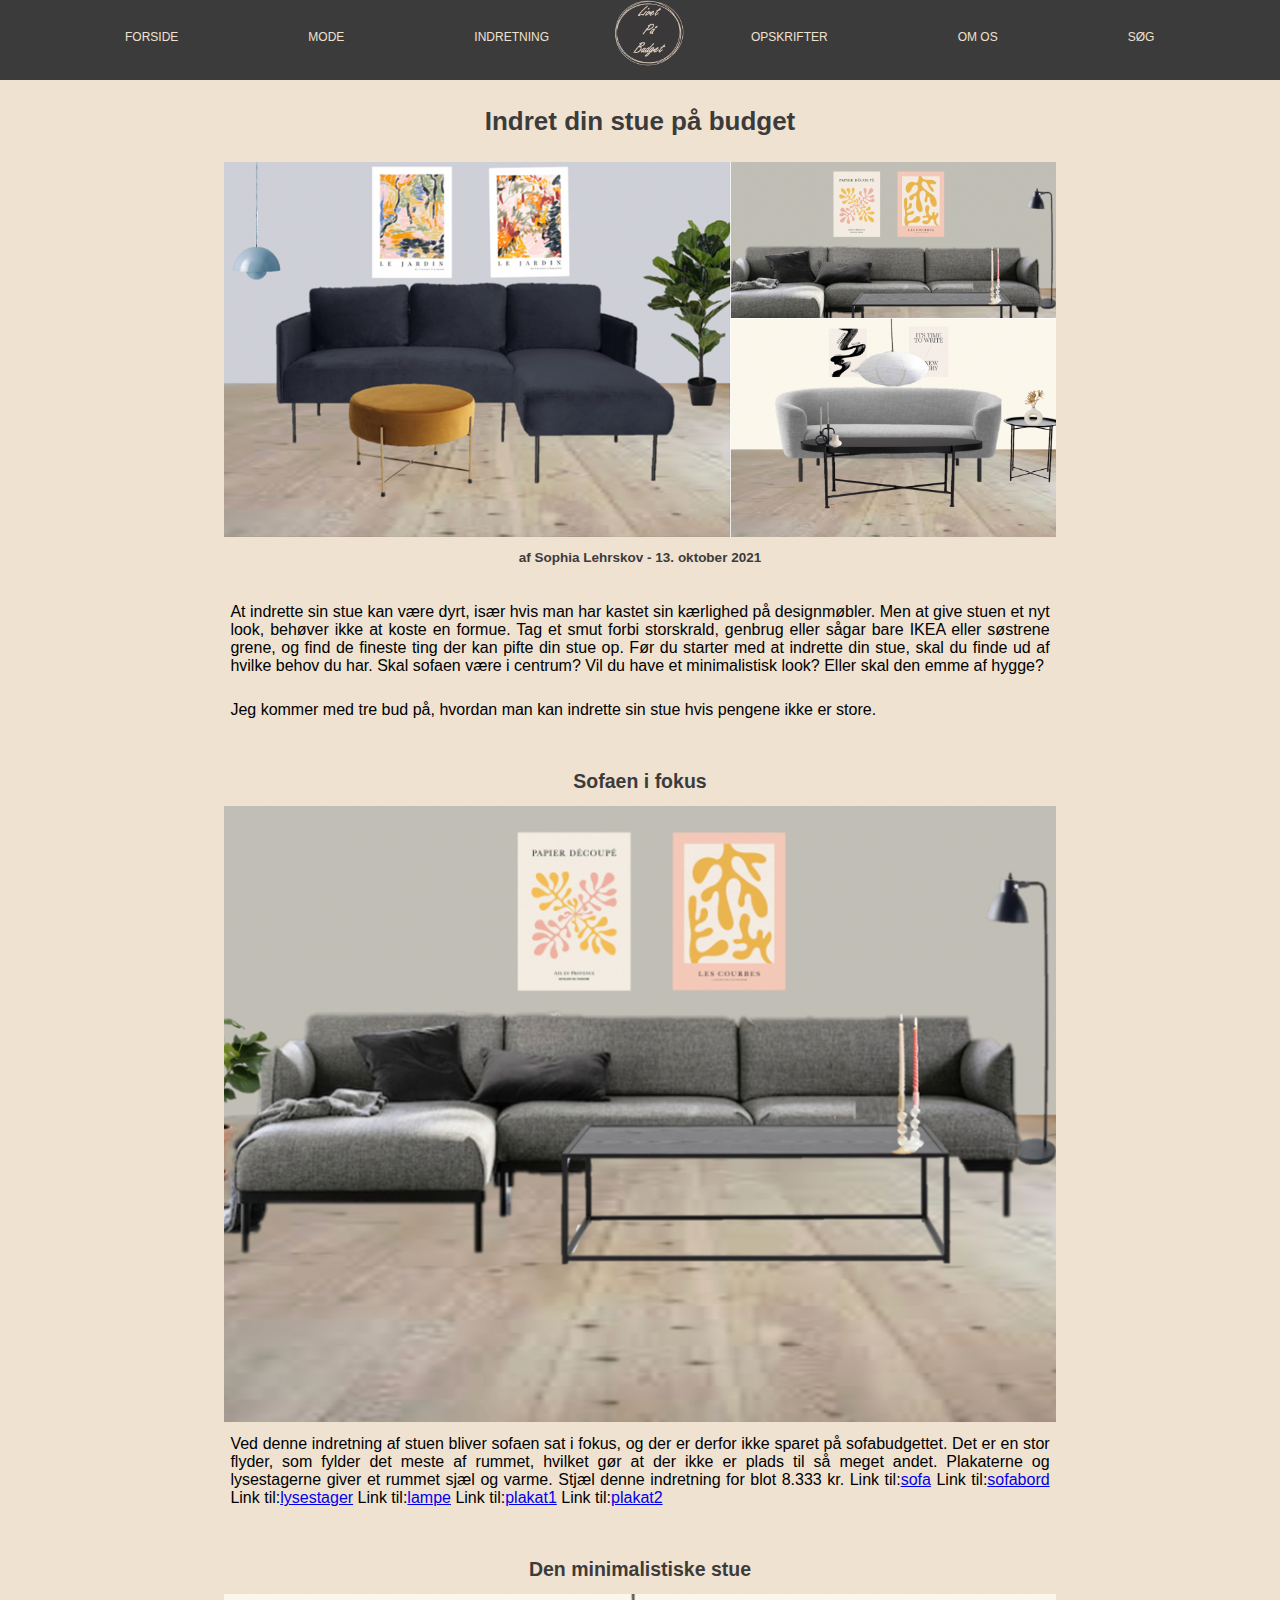
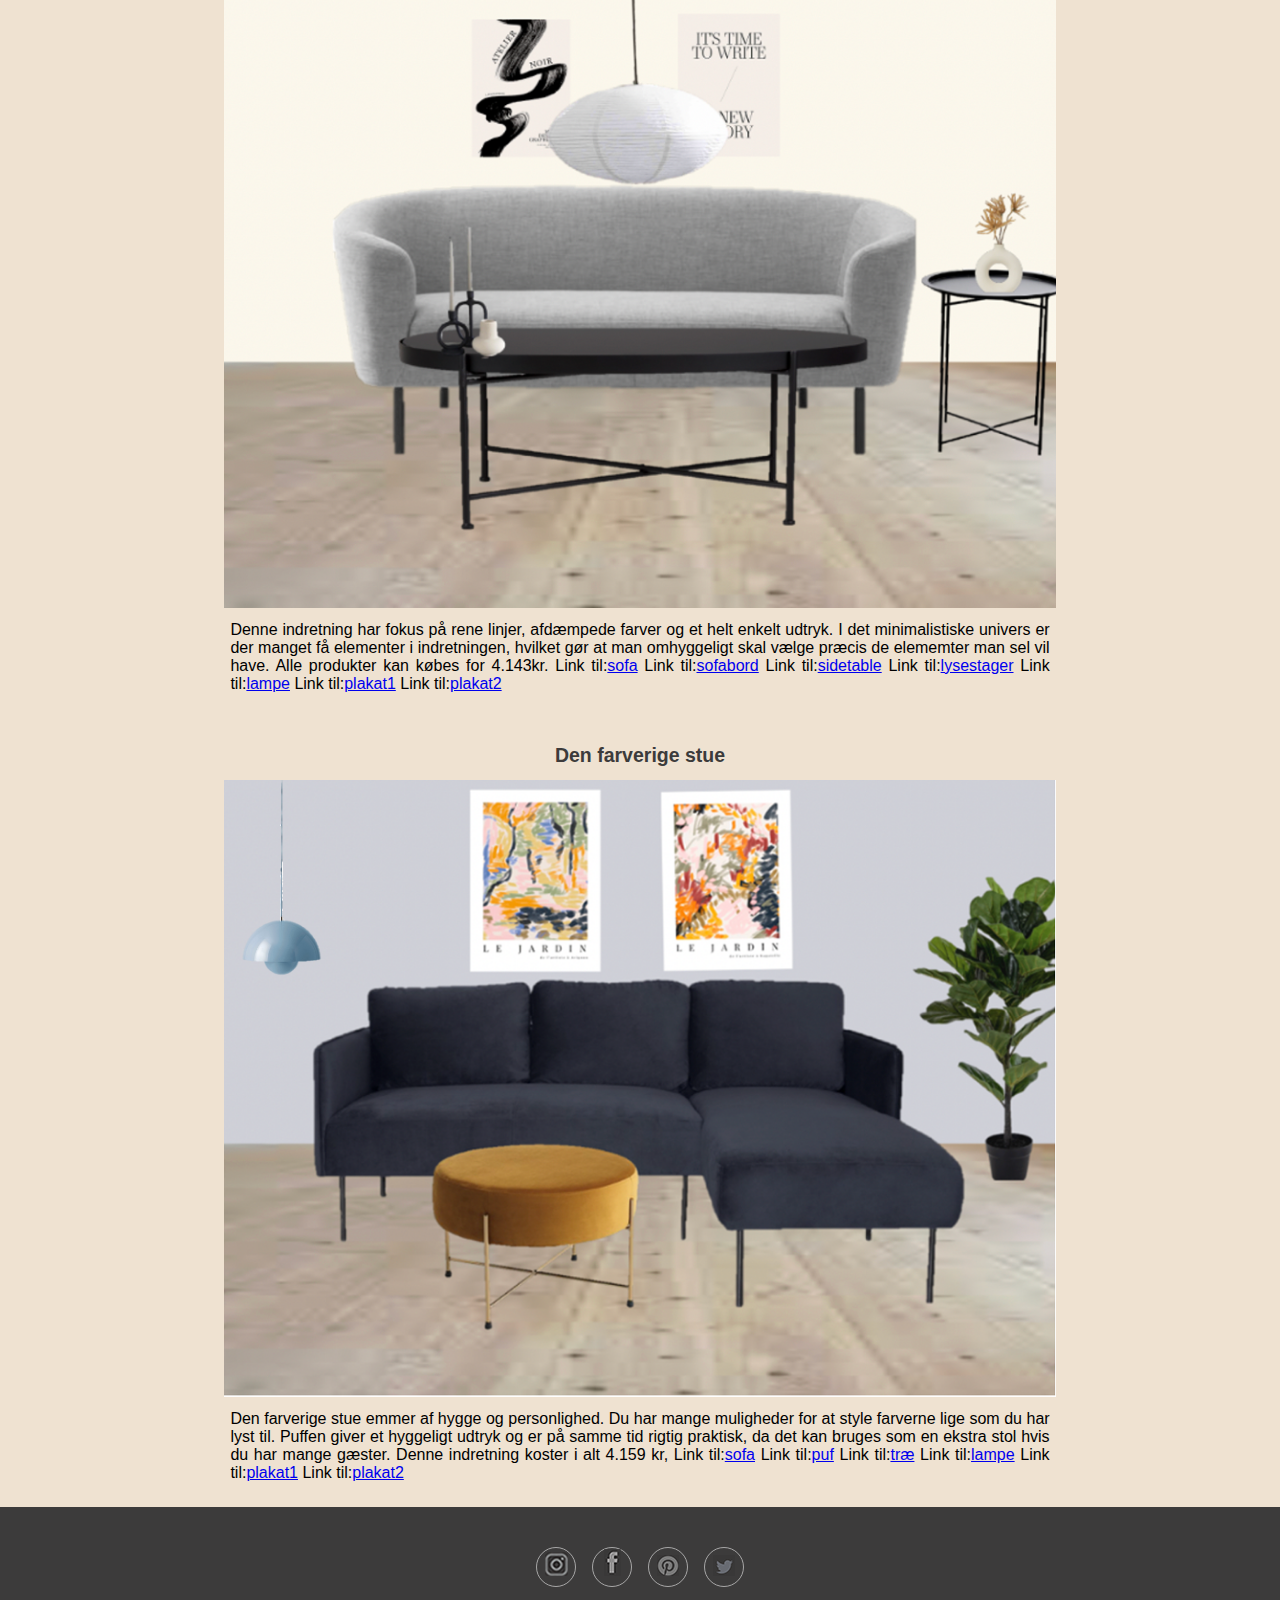
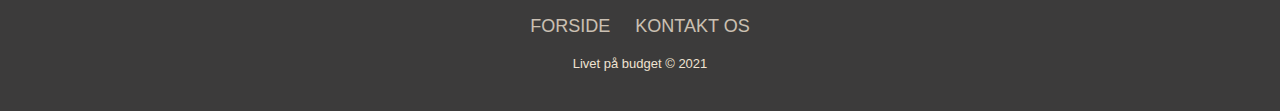
<file: indretning.html>
<!DOCTYPE html>
<html lang="da">

<head>
	<meta charset="utf-8">

	<title> Livet på budget</title>
	<meta name="author" content="Sophia Lehrskov">
	<meta name="description" content="Livet på budget er en side fyldt med tips, tricks og inspiration til hvordan man lever budgetvenlig uden at gå på kompromis, studerene, aarhus, su, Indretning, mode, mad, hverdagsmad">
	<meta name="viewport" content="width=device-width, initial-scale=1.0">
	<link rel="stylesheet" href="CSS/style2.css">

	<!-- favicon = ikon i faneblad / browser -->
	<link rel="icon" type="image/png" href="image/favicon.png" />
</head>

<body>
  	<!-- navbar -->

  <div id="wrap">

<div class="topnav">
  <nav>

  <ul>
    <li><a href="index.html">FORSIDE</a></li>

    <li><a href="#">MODE</a>
      <ul>
        <li><a href="mode.html">Sæsonens varme jakker og accessories på budget</a></li>
        <li><a > Get her style on a budget</a></li>
      </ul>
    </li>


    <li><a href="#">INDRETNING</a>
      <ul>
        <li><a href="indretning.html">Indret din stue på budget</a></li>
        <li><a >Indret dit soveværelse på budget</a></li>
      </ul>
    </li>

<img class="logo" src="image/logo.png" alt="logo">

    <li><a href="#">OPSKRIFTER</a>
      <ul>
          <li><a href="opskrifter.html">Lasagne</a></li>
          <li><a >Hverdagsmad på budget</a></li>
      </ul>
    </li>


    <li><a href="#">OM OS</a>
      <ul>
          <li><a >Hvem er vi</a></li>
          <li><a >Nyhedsbrev</a></li>
      </ul>
    </li>


    <li><a href="#">SØG</a></li>
  </ul>
    </nav>

</div>


<div class="h1">
  <h1 style="text-align:center;">Indret din stue på budget</h1> </div>

<img class="stue4"src="image/stue4.png" alt="stue på budget"> </div>

<div class="h2">
  <h2 style="text-align:center;">af Sophia Lehrskov - 13. oktober 2021</h2> </div>

  	<!-- artikler -->

  <div class="p">
    <p style="text-align:justify">
      At indrette sin stue kan være dyrt, især hvis man har kastet sin kærlighed på designmøbler. Men at give stuen et nyt look, behøver ikke at koste en formue. Tag et smut forbi storskrald, genbrug eller sågar bare IKEA eller søstrene grene, og find de fineste ting der kan pifte din stue op.
      Før du starter med at indrette din stue, skal du finde ud af hvilke behov du har. Skal sofaen være i centrum? Vil du have et minimalistisk look? Eller skal den emme af hygge?
</p>

</div>
<div class="p1">
<p style="text-align:justify">
Jeg kommer med tre bud på, hvordan man kan indrette sin stue hvis pengene ikke er store.
</p>

  </div>
<div class="h22">
  <h2 style="text-align:center">Sofaen i fokus</h2>
</div>

  <img class="sofa1"src="image/stue1.png" alt="sofaen i fokus">

  <div class="p2">
    <p style="text-align:justify">
      Ved denne indretning af stuen bliver sofaen sat i fokus, og der er derfor ikke sparet på sofabudgettet. Det er en stor flyder, som fylder det meste af rummet, hvilket gør at der ikke er plads til så meget andet. Plakaterne og lysestagerne giver et rummet sjæl og varme. Stjæl denne indretning for blot 8.333 kr.
          Link til:<a href="https://www.ikea.com/dk/da/p/aepplaryd-4-pers-sofa-med-chaiselong-lejde-gra-sort-s99429535/">sofa</a>
          Link til:<a href="https://moebelkompagniet.dk/seaford-sofabord-sort-ask?gclid=CjwKCAjwh5qLBhALEiwAioods_5g4TbS5heCk1iuniKPkn1jv5NEgl2CGNgievm_5urEGWoDfsX1tRoCydUQAvD_BwE">sofabord</a>
          Link til:<a href="https://sostrenegrene.com/da/produkter/boliginterior/lysestage-p-c36afd11">lysestager</a>
          Link til:<a href="https://sostrenegrene.com/da/produkter/boliginterior/gulvlampe-p-eac2f87b?variant=506076-002">lampe</a>
          Link til:<a href="https://desenio.dk/dk/papier-decoupe-no1-plakat">plakat1</a>
          Link til:<a href="https://desenio.dk/dk/les-courbes-jaune-plakat">plakat2</a>
      </p>
  </div>


<div class="h22">
<h2 style="text-align:center">Den minimalistiske stue</h2>
</div>

<img class="sofa1"src="image/stue.png" alt="sofaen i fokus">

<div class="p2">
  <p style="text-align:justify">
    Denne indretning har fokus på rene linjer, afdæmpede farver og et helt enkelt udtryk. I det minimalistiske univers er der manget få elementer i indretningen, hvilket gør at man omhyggeligt skal vælge præcis de elememter man sel vil have. Alle produkter kan købes for 4.143kr.
        Link til:<a href="https://ilva.dk/stuen/sofaer/2-og-3-personers-sofaer/cosy/diva-30-graa-stof/p-1055488-5642085662/ ">sofa</a>
        Link til:<a href="https://www.myhomemøbler.dk/stue/sofaborde/glasbord-teardrop-sort/c-24/c-82/p-19066/">sofabord</a>
        Link til:<a href="https://ilva.dk/stuen/hjoerne-bakkeborde/bona/sort-metal/p-1048051-5641145863/">sidetable</a>
        Link til:<a href="https://www2.hm.com/da_dk/productpage.0930343001.html ">lysestager</a>
        Link til:<a href="https://ilva.dk/lamper/loftlamper/riisi-oval/hvid-rispapir-uden-ophaeng/p-1063807-5642441994/?gclid=CjwKCAjwh5qLBhALEiwAioods-DxwSNAMYwfT01fb5m9hoczkAWkwKqVT1lSD8qwjFZ-PPRJnNAtVhoCll4QAvD_BwE">lampe</a>
        Link til:<a href="https://desenio.dk/dk/a-new-story-plakat">plakat1</a>
        Link til:<a href="https://desenio.dk/dk/black-brush-stroke-plakat">plakat2</a>
    </p>
</div>


    <div class="h22">
      <h2 style="text-align:center">Den farverige stue</h2>
    </div>

      <img class="sofa1"src="image/stue3.png" alt="farver på budget">

      <div class="p2">
        <p style="text-align:justify">
          Den farverige stue emmer af hygge og personlighed. Du har mange muligheder for at style farverne lige som du har lyst til. Puffen giver et hyggeligt udtryk og er på samme tid rigtig praktisk, da det kan bruges som en ekstra stol hvis du har mange gæster. Denne indretning koster i alt 4.159 kr,
              Link til:<a href="https://www.myhomemøbler.dk/stue/sofaer/chaiselong-sofa/rachel-pers-med-chaiselong-blaa-velour-hoejrevendt/c-24/c-221/p-16737/?gclid=Cj0KCQjwqp-LBhDQARIsAO0a6aLgDULBYHHOFzU74xRDqCV5bYm-rp18Zx-QKbonhmXdHDXBIsnx4CQaAlyIEALw_wcB">sofa</a>
              Link til:<a href="https://jysk.dk/stue/puffer/puf-padborg-oe62-velour-karry-guld">puf</a>
              Link til:<a href="https://takkliving.dk/products/violinfigen?utm_source=adtraction&utm_medium=affiliate&utm_campaign=adtraction&at_gd=E49B58370C453F5F14FBC2B46E37C23757A3AD95&variant=31849000304723 ">træ</a>
              Link til:<a href="https://andlight.dk/shop/tradition-flowerpot-vp1-12954p.html?utm_source=google&utm_medium=organic&utm_campaign=surfaces&gclid=CjwKCAjwk6-LBhBZEiwAOUUDp5KT3g6uod73WnlxXcApJhdZEX5DGu6fa2cBn-Lg_VvYgwYb0sEQSBoConAQAvD_BwE">lampe</a>
              Link til:<a href="https://desenio.dk/dk/le-jardin-no2-plakat">plakat1</a>
              Link til:<a href="https://desenio.dk/dk/le-jardin-no1-plakat">plakat2</a>
          </p>
      </div>

      	<!-- footer-->

<div class="footer-basic">

         <footer>
             <div class="social">
               <a href="https://www.instagram.com/"><img src="image/insta.png" alt="">
               <a href="https://www.facebook.com/"><img src="image/facebook.png" alt="">
               <a href="https://www.pinterest.dk"><img src="image/pin.png" alt="">
               <a href="https://twitter.com"><img src="image/twitter.png" alt="">
              </div>

             <ul class="list-inline">
                 <li class="list-inline-item"><a href="index.html">FORSIDE</a></li>
                 <li class="list-inline-item"><a href="#">KONTAKT OS</a></li>
             </ul>
             <p class="copyright">Livet på budget © 2021</p>
         </footer>
   </div>


</body>
</html>
</file>
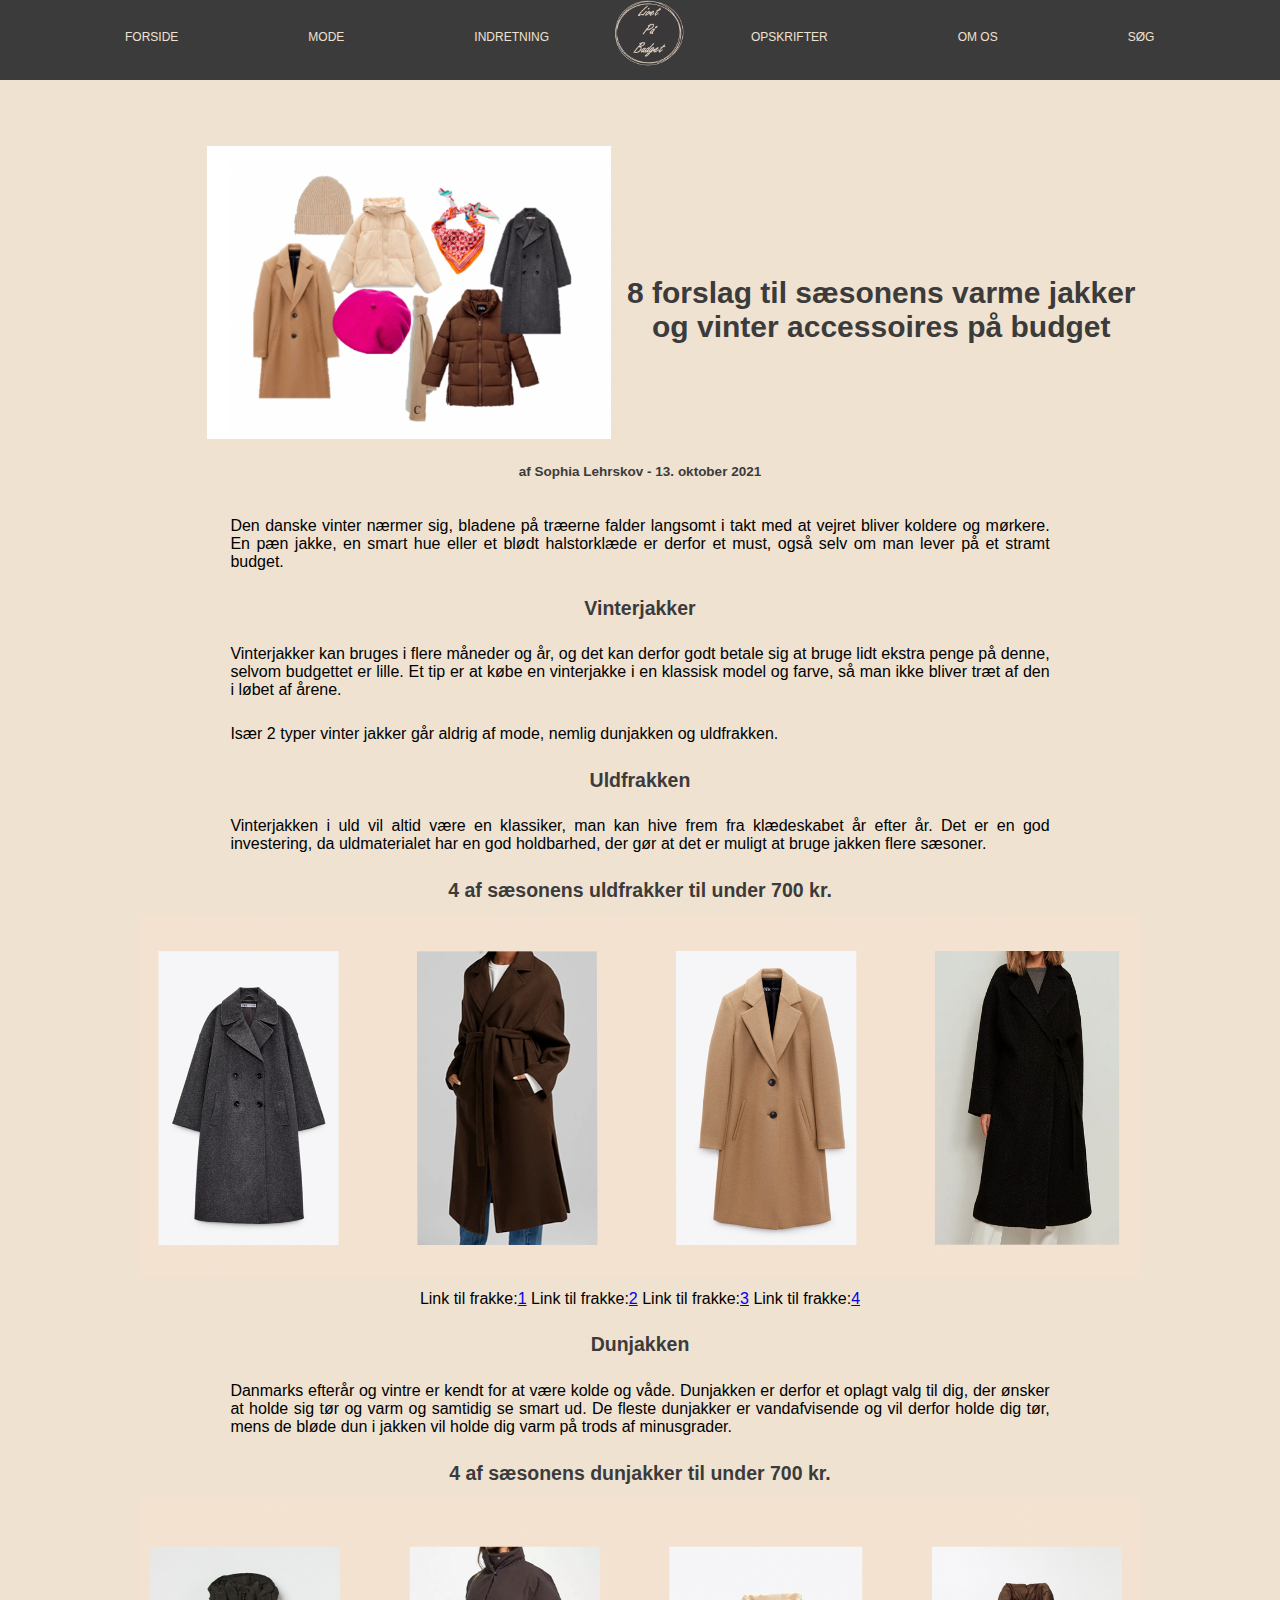
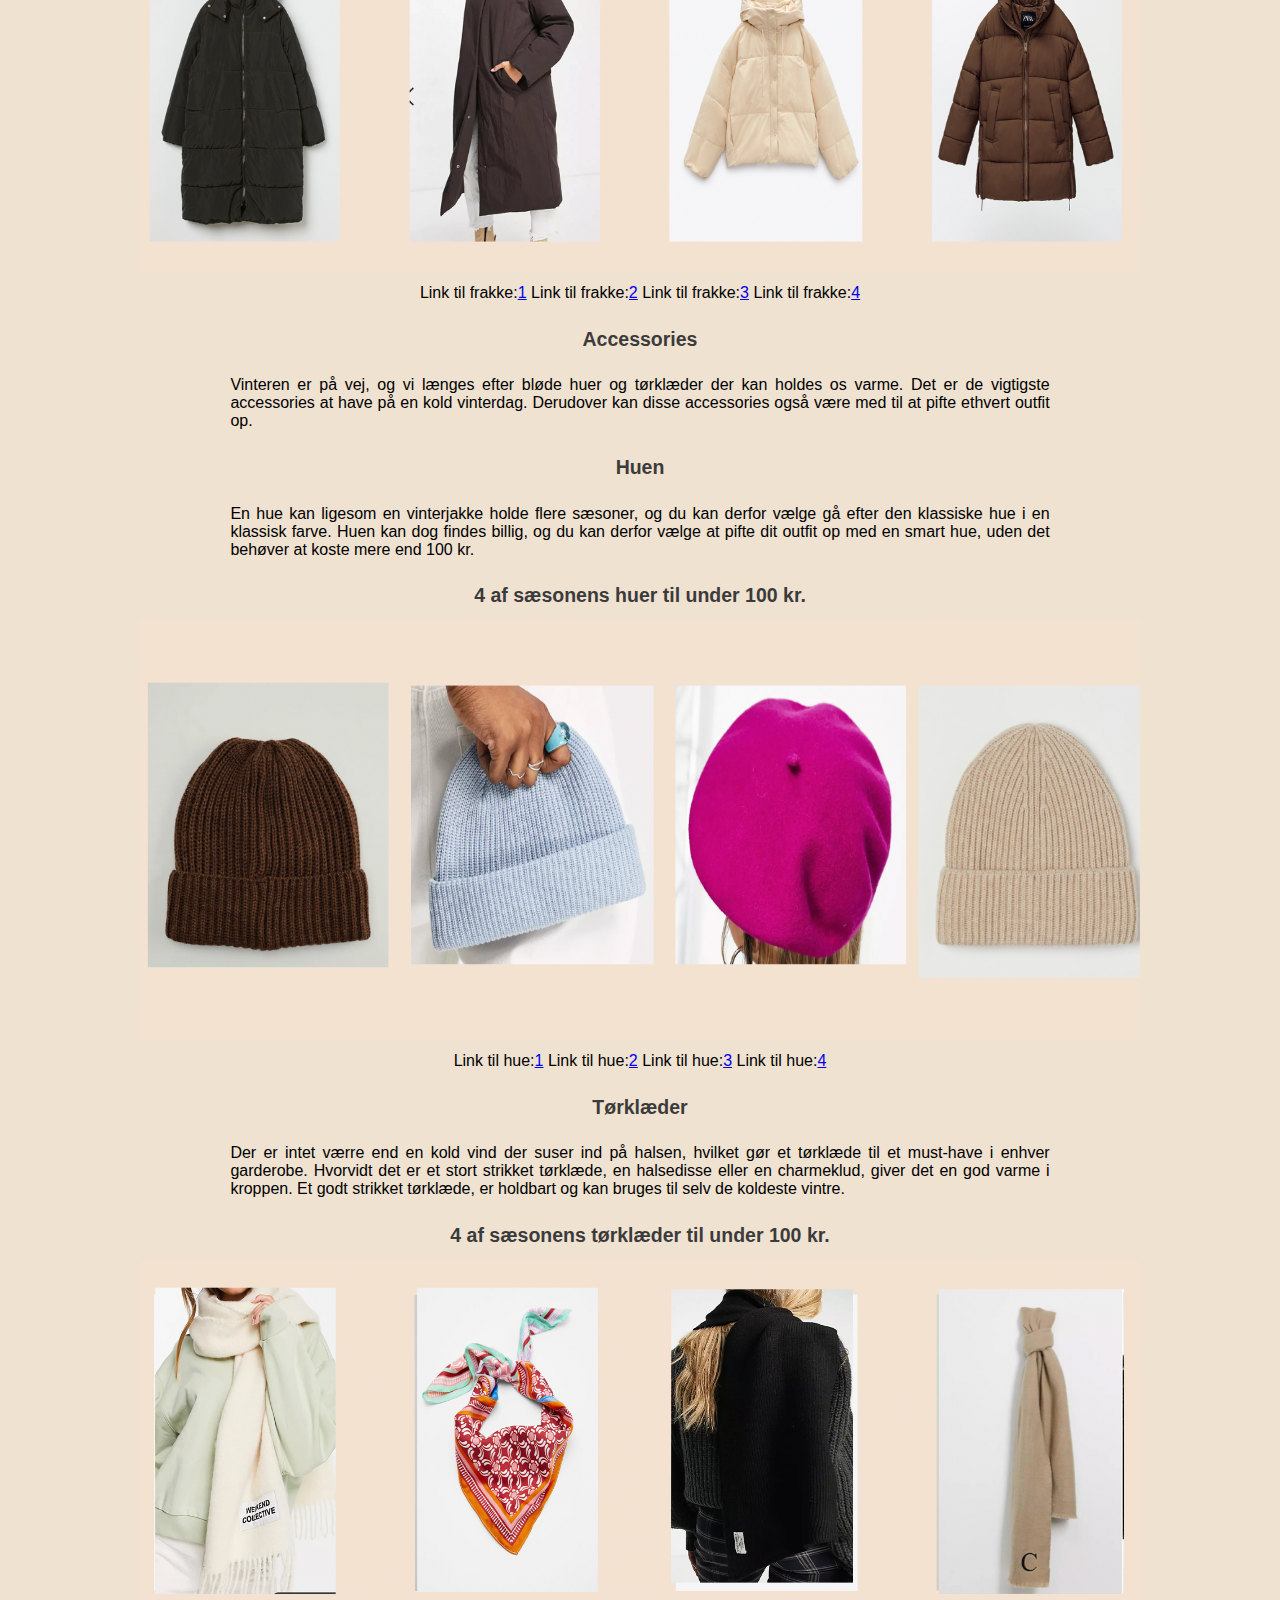
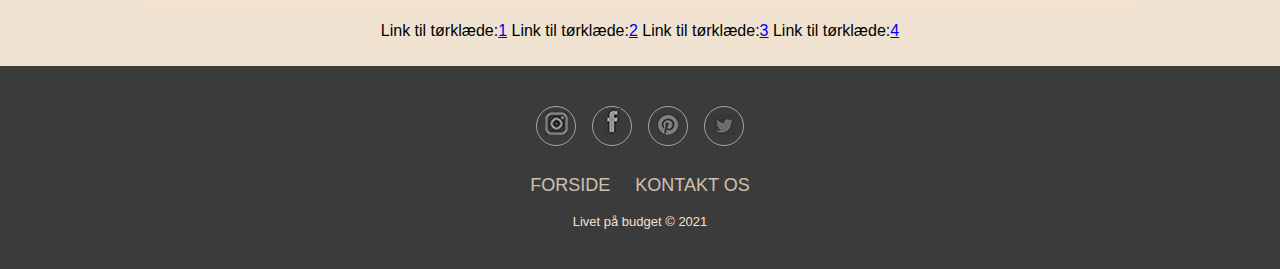
<file: mode.html>
<!DOCTYPE html>
<html lang="da">

<head>
	<meta charset="utf-8">

	<title> Livet på budget</title>
	<meta name="author" content="Sophia Lehrskov">
  <meta name="viewport" content="width=device-width, initial-scale=1.0">
	<meta name="description" content="Livet på budget er en side fyldt med tips, tricks og inspiration til hvordan man lever budgetvenlig uden at gå på kompromis, studerene, aarhus, su, Indretning, mode, mad, hverdagsmad">
		<meta name="viewport" content="width=device-width, initial-scale=1.0">
	<link rel="stylesheet" href="CSS/style1.css">

	<!-- favicon = ikon i faneblad / browser -->
	<link rel="icon" type="image/png" href="image/favicon.png" />
</head>

<body>

  <div id="wrap">

	<!-- navbar -->
<div class="topnav">
  <nav>

  <ul>
    <li><a href="index.html">FORSIDE</a></li>

    <li><a href="#">MODE</a>
      <ul>
        <li><a href="mode.html">Sæsonens varme jakker og accessories på budget</a></li>
        <li><a > Get her style on a budget</a></li>
      </ul>
    </li>


    <li><a href="#">INDRETNING</a>
      <ul>
        <li><a href="indretning.html">Indret din stue på budget</a></li>
        <li><a >Indret dit soveværelse på budget</a></li>
      </ul>
    </li>

<img class="logo" src="image/logo.png" alt="logo">

    <li><a href="#">OPSKRIFTER</a>
      <ul>
          <li><a href="opskrifter.html">Lasagne</a></li>
          <li><a >Hverdagsmad på budget</a></li>
      </ul>
    </li>


    <li><a href="#">OM OS</a>
      <ul>
          <li><a >Hvem er vi</a></li>
          <li><a >Nyhedsbrev</a></li>
      </ul>
    </li>


    <li><a href="#">SØG</a></li>
  </ul>
    </nav>

</div>

</div>

	<!-- favicon = ikon i faneblad / browser -->

<div class="h11">
  <img class="stue44"src="image/tøj.png" alt="tøj på budget">
	<h1>8 forslag til sæsonens varme jakker og vinter accessoires på budget</h1>
</div>




<div class="h2">
  <h2 style="text-align:center;">af Sophia Lehrskov - 13. oktober 2021</h2> </div>


	<!-- artikler -->
  <div class="p">
    <p style="text-align:justify">
 Den danske vinter nærmer sig, bladene på træerne falder langsomt i takt med at vejret bliver koldere og mørkere. En pæn jakke, en smart hue eller et blødt halstorklæde er derfor et must, også selv om man lever på et stramt budget.</p>
</div>
<div class="h22">
<h2 style="text-align:center">Vinterjakker</h2>
</div>

<div class="p1">
<p style="text-align:justify">
  Vinterjakker kan bruges i flere måneder og år, og det kan derfor godt betale sig at bruge lidt ekstra penge på denne, selvom budgettet er lille. Et tip er at købe en vinterjakke i en klassisk model og farve, så man ikke bliver træt af den i løbet af årene.
</p>
</div>

<div class="p1">
<p style="text-align:justify">
Især 2 typer vinter jakker går aldrig af mode, nemlig dunjakken og uldfrakken.
</p>

  </div>
<div class="h22">
  <h2 style="text-align:center">Uldfrakken</h2>
</div>

<div class="p1">
<p style="text-align:justify">
  Vinterjakken i uld vil altid være en klassiker, man kan hive frem fra klædeskabet år efter år. Det er en god investering, da uldmaterialet har en god holdbarhed, der gør at det er muligt at bruge jakken flere sæsoner.
</p>
</div>
<div class="h22">
<h2 style="text-align:center">4 af sæsonens uldfrakker til under 700 kr.</h2>
</div>

  <img class="sofa1"src="image/frakker.png" alt="frakker på budget">

  <div class="p2">
    <p style="text-align:center">

          Link til frakke:<a href="https://www.zara.com/dk/da/oversize-frakke-–-special-edition-p03046293.html?v1=142881761&v2=1882188">1</a>
          Link til frakke:<a href="https://www.asos.com/dk/bershka/bershka-chokoladebrun-maxi-frakke-med-blte/prd/201071520?clr=brun&colourwayid=201071523&cid=2641">2</a>
          Link til frakke:<a href="https://www.zara.com/dk/da/maskulin-frakke-i-uld-p08871289.html?v1=126214586&v2=1882188">3</a>
          Link til frakke:<a href="https://www.na-kd.com/dk/alle-kategorier/dropped-shoulder-coat-black-1018-007900-0002">4</a>
      </p>
  </div>

  <div class="h22">
    <h2 style="text-align:center">Dunjakken</h2>
  </div>

  <div class="p1">
  <p style="text-align:justify">
    Danmarks efterår og vintre er kendt for at være kolde og våde. Dunjakken er derfor et oplagt valg til dig, der ønsker at holde sig tør og varm og samtidig se smart ud. De fleste dunjakker er vandafvisende og vil derfor holde dig tør, mens de bløde dun i jakken vil holde dig varm på trods af minusgrader.
</p>

</div>
<div class="h22">
<h2 style="text-align:center">4 af sæsonens dunjakker til under 700 kr.</h2>
</div>

    <img class="sofa1"src="image/dunjakken.png" alt="budgetvenlinge dunjakker">

    <div class="p2">
      <p style="text-align:center">
        Link til frakke:<a href="https://www2.hm.com/da_dk/productpage.0987831001.html?gclid=CjwKCAjwh5qLBhALEiwAioods7O7rCew8DSkXY_yU8t71Vq6kcFX152bS3YGL24XDtHdposWRQ5UoxoCZZoQAvD_BwE">1</a>
        Link til frakke:<a href="https://www.asos.com/dk/asos-design/asos-design-brun-oversized-maxidynejakke/prd/23352380?clr=brun&colourwayid=60473991&cid=2641">2</a>
        Link til frakke:<a href="https://www.zara.com/dk/da/vatteret-jakke-p04432705.html?v1=142449789&v2=1946313">3</a>
        Link til frakke:<a href="https://www.zara.com/dk/da/vandafvisende--vatteret-jakke-p03427740.html?v1=142449790&v2=1946313">4</a>
        </p>
    </div>

    <div class="h22">
    <h2 style="text-align:center">Accessories</h2>
    </div>

    <div class="p1">
    <p style="text-align:justify">
    Vinteren er på vej, og vi længes efter bløde huer og tørklæder der kan holdes os varme. Det er de vigtigste accessories at have på en kold vinterdag. Derudover kan disse accessories også være med til at pifte ethvert outfit op.
    </p>

  </div>
<div class="h22">
  <h2 style="text-align:center">Huen</h2>
</div>

    <div class="p1">
    <p style="text-align:justify">
    En hue kan ligesom en vinterjakke holde flere sæsoner, og du kan derfor vælge gå efter den klassiske hue i en klassisk farve. Huen kan dog findes billig, og du kan derfor vælge at pifte dit outfit op med en smart hue, uden det behøver at koste mere end 100 kr.
    </p>
      </div>




    <div class="h22">
    <h2 style="text-align:center">4 af sæsonens huer til under 100 kr.</h2>
    </div>

      <img class="sofa1"src="image/huer.png" alt="frakker på budget">

      <div class="p2">
        <p style="text-align:center">

              Link til hue:<a href="https://www.na-kd.com/dk/alle-kategorier/strikhue-i-genanvendt-materiale-brun-1015-003824-0017">1</a>
              Link til hue:<a href="https://www.asos.com/dk/weekday/weekday-stan-hue-i-blat-genanvendt-materiale/prd/201011713?clr=bla&colourwayid=201011717&cid=6449">2</a>
              Link til hue:<a href="https://www.asos.com/dk/stradivarius/stradivarius-pink-baret/prd/201164041?clr=lyserd&colourwayid=201164043&cid=6449">3</a>
              Link til hue:<a href="https://www2.hm.com/da_dk/productpage.0984662001.html">4</a>
          </p>
      </div>

      <div class="h22">
        <h2 style="text-align:center">Tørklæder</h2>
      </div>

      <div class="p1">
      <p style="text-align:justify">
    Der er intet værre end en kold vind der suser ind på halsen, hvilket gør et tørklæde til et must-have i enhver garderobe. Hvorvidt det er et stort strikket tørklæde, en halsedisse eller en charmeklud, giver det en god varme i kroppen. Et godt strikket tørklæde, er holdbart og kan bruges til selv de koldeste vintre.
      </p>

    </div>
    <div class="h22">
    <h2 style="text-align:center">4 af sæsonens tørklæder til under 100 kr.</h2>
    </div>

        <img class="sofa1"src="image/tørklæder.png" alt="budgetvenlinge dunjakker">

        <div class="p2">
          <p style="text-align:center">
            Link til tørklæde:<a href="https://www.asos.com/dk/asos-weekend-collective/asos-weekend-collective-langt-vvet-trklde-med-logo-og-vamsede-frynser-i-cremehvid/prd/200407871?clr=creme&colourwayid=200407874&SearchQuery=tørklæder">1</a>
            Link til tørklæde:<a href="https://www.zara.com/dk/da/satintørklæde-med-print-p08585208.html?v1=113928806&v2=1883504">2</a>
            Link til tørklæde:<a href="https://www.asos.com/dk/topshop/topshop-sort-smalt-trklde-med-fane/prd/201037248?clr=sort&colourwayid=201037257&SearchQuery=tørklæder">3</a>
            Link til tørklæde:<a href="https://www.asos.com/dk/asos-design/asos-design-personligt-trklde-med-c-initial/prd/13091178?clr=beige&colourwayid=16529530&SearchQuery=tørklæder">4</a>
            </p>
        </div>

	<!-- footer-->
        <div class="footer-basic">
               <footer>
                   <div class="social">
                     <a href="https://www.instagram.com/"><img src="image/insta.png" alt="">
                     <a href="https://www.facebook.com/"><img src="image/facebook.png" alt="">
                     <a href="https://www.pinterest.dk"><img src="image/pin.png" alt="">
                     <a href="https://twitter.com"><img src="image/twitter.png" alt="">
                    </div>

                   <ul class="list-inline">
                       <li class="list-inline-item"><a href="index.html">FORSIDE</a></li>
                       <li class="list-inline-item"><a href="#">KONTAKT OS</a></li>
                   </ul>
                   <p class="copyright">Livet på budget © 2021</p>
               </footer>


</body>
</html>
</file>
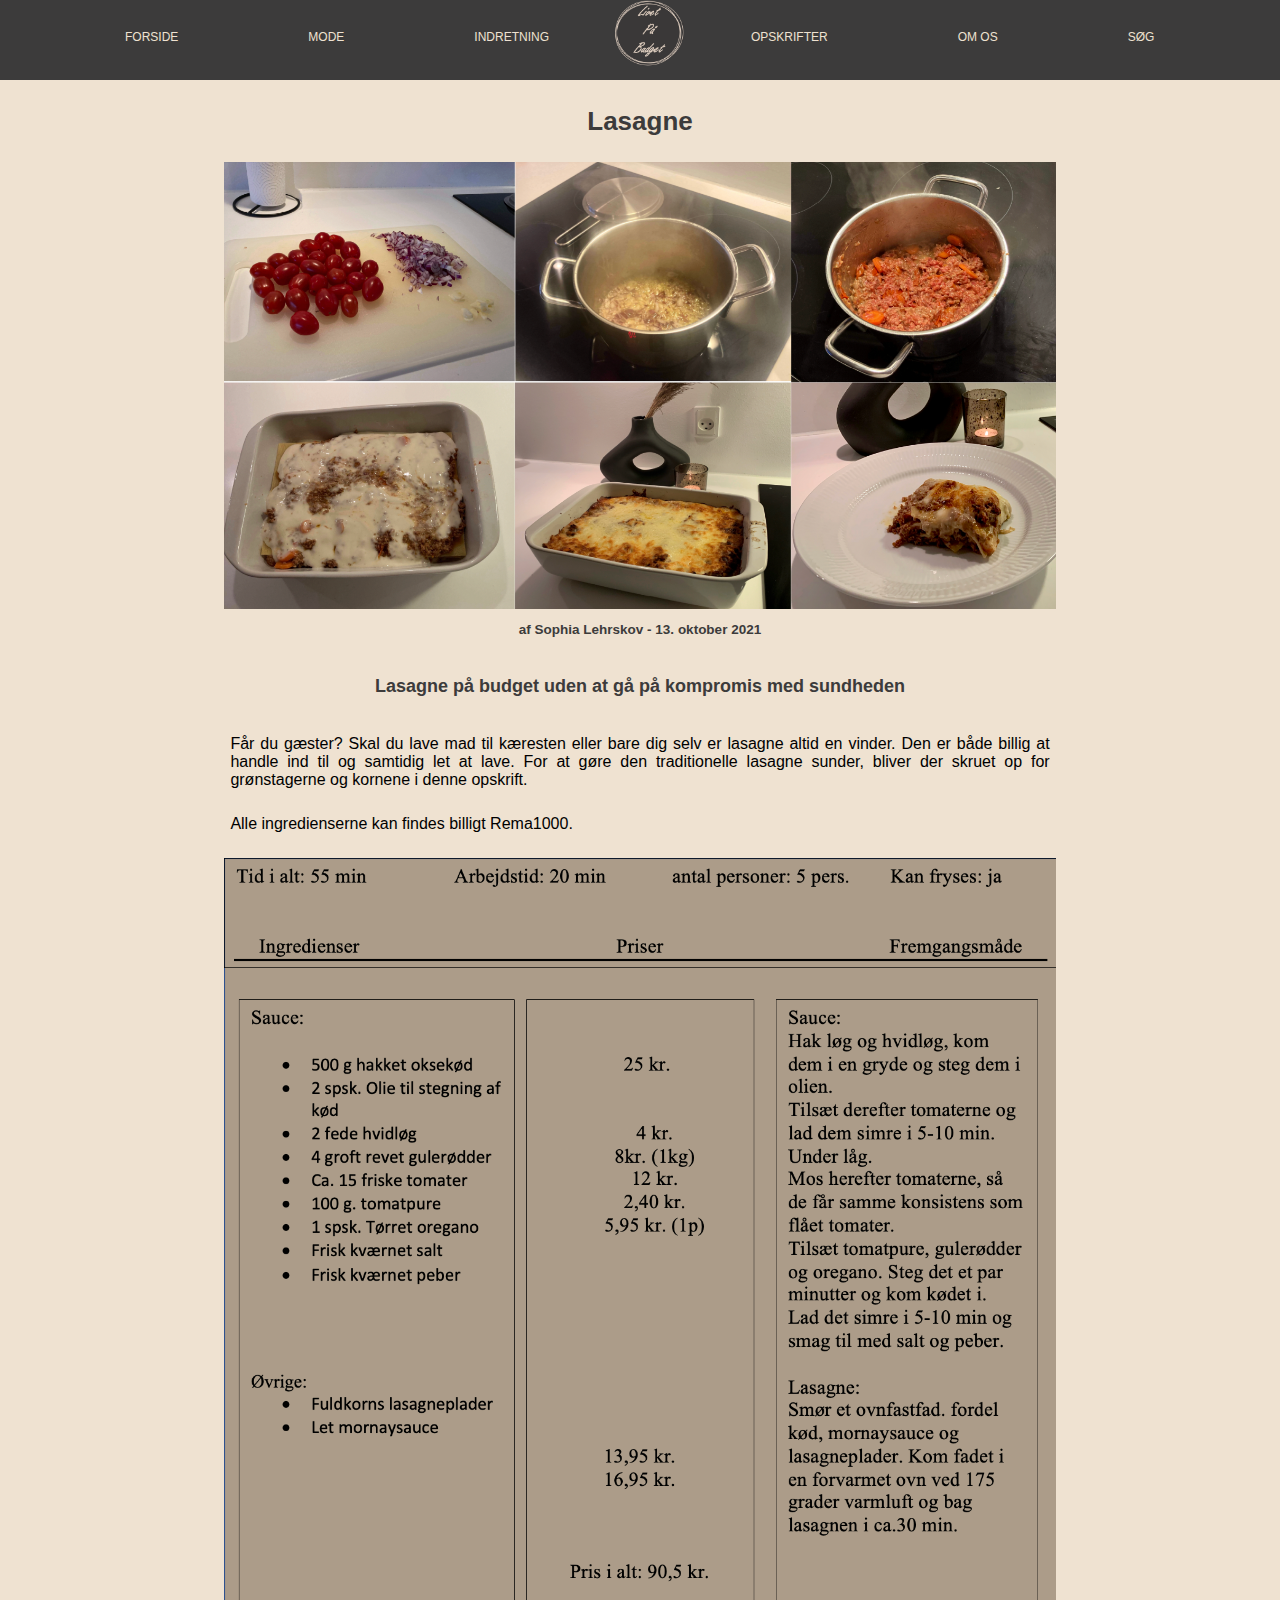
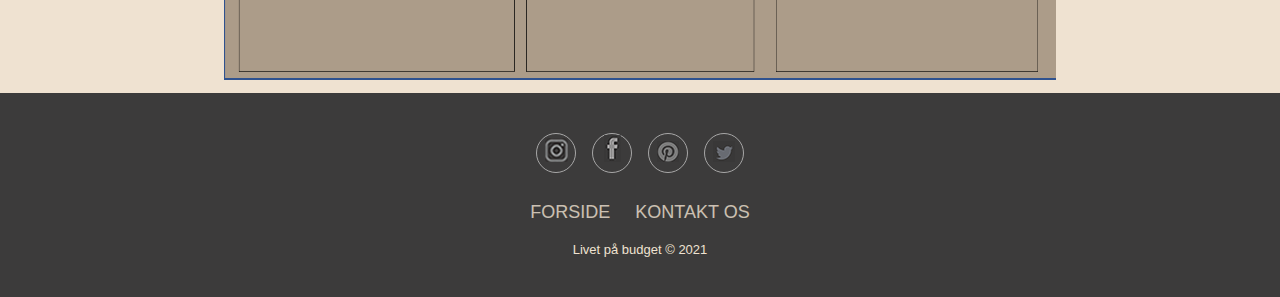
<file: opskrifter.html>
<!DOCTYPE html>
<html lang="da">

<head>
	<meta charset="utf-8">

	<title> Livet på budget</title>
	<meta name="author" content="Sophia Lehrskov">
	<meta name="description" content="Livet på budget er en side fyldt med tips, tricks og inspiration til hvordan man lever budgetvenlig uden at gå på kompromis, studerene, aarhus, su, Indretning, mode, mad, hverdagsmad">
	<meta name="viewport" content="width=device-width, initial-scale=1.0">
	<link rel="stylesheet" href="CSS/style3.css">

	<!-- favicon = ikon i faneblad / browser -->
	<link rel="icon" type="image/png" href="image/favicon.png" />
</head>

<body>

  <div id="wrap">
			<!-- navbar -->

<div class="topnav">
  <nav>

  <ul>
    <li><a href="index.html">FORSIDE</a></li>

    <li><a href="#">MODE</a>
      <ul>
        <li><a href="mode.html">Sæsonens varme jakker og accessories på budget</a></li>
        <li><a > Get her style on a budget</a></li>
      </ul>
    </li>


    <li><a href="#">INDRETNING</a>
      <ul>
        <li><a href="indretning.html">Indret din stue på budget</a></li>
        <li><a >Indret dit soveværelse på budget</a></li>
      </ul>
    </li>

<img class="logo" src="image/logo.png" alt="logo">

    <li><a href="#">OPSKRIFTER</a>
      <ul>
          <li><a href="opskrifter.html">Lasagne</a></li>
          <li><a >Hverdagsmad på budget</a></li>
      </ul>
    </li>


    <li><a href="#">OM OS</a>
      <ul>
          <li><a >Hvem er vi</a></li>
          <li><a >Nyhedsbrev</a></li>
      </ul>
    </li>


    <li><a href="#">SØG</a></li>
  </ul>
    </nav>

</div>

<div class="h1">
  <h1 style="text-align:center;">Lasagne</h1> </div>

<img class="mad"src="image/mad2.png" alt="mad på budget"> </div>

<div class="h2">
  <h2 style="text-align:center;">af Sophia Lehrskov - 13. oktober 2021</h2> </div>

	<div class="h12">
		<h1 style="text-align:center">Lasagne på budget uden at gå på kompromis med sundheden</h1>

	</div>

		<!-- opskrift-->

	<div class="p">
		<p style="text-align:justify">
			Får du gæster? Skal du lave mad til kæresten eller bare dig selv er lasagne altid en vinder. Den er både billig at handle ind til og samtidig let at lave.

For at gøre den traditionelle lasagne sunder, bliver der skruet op for grønstagerne og kornene i denne opskrift.

	</p>
	</div>
		<div class="p1">
	<p style="text-align:justify">
Alle ingredienserne kan findes billigt Rema1000.
	</p>
	</div>

	<img class="opskift"src="image/opskrift.png" alt="opskift på budgetvenlig lasagne">

	<!-- footer-->

<div class="footer-basic">

				 <footer>
						 <div class="social">
							 <a href="https://www.instagram.com/"><img src="image/insta.png" alt="">
							 <a href="https://www.facebook.com/"><img src="image/facebook.png" alt="">
							 <a href="https://www.pinterest.dk"><img src="image/pin.png" alt="">
							 <a href="https://twitter.com"><img src="image/twitter.png" alt="">
							</div>

						 <ul class="list-inline">
								 <li class="list-inline-item"><a href="index.html">FORSIDE</a></li>
								 <li class="list-inline-item"><a href="#">KONTAKT OS</a></li>
						 </ul>
						 <p class="copyright">Livet på budget © 2021</p>
				 </footer>
   </div>






  </div>
</body>
</html>
</file>
<file: CSS/style2.css>
:root{
  --beige: #efe2d1;
  --grey: #3c3b3b;
  --brown: #4d4c4c;


}

body{
  background-color: var(--beige);
}

*{
  margin: 0;
  padding: 0:
}

nav {
  width: 100%;
  height: 80px;
  background-color: var(--grey);
  padding: 0px 20px;
}

nav ul {
  float: left;
}
nav ul li {
  float: left;
  list-style: none;
  position: relative;

}

nav ul li a{
  display: block;
  font-family: sans-serif;
  color: var(--beige);
  font-size: 12px;
  padding: 30px 65px;
  text-decoration:none;
}

nav ul li ul{
  display: none;
  position: absolute;
  background-color: var(--grey);
  padding: 10px;
  border-radius: 0px 0px 4px 4px;
}

nav ul li:hover ul {
  display: block;

}

nav ul li ul li{
width: 180px;
border-radius: 4px;
}

nav ul li ul li a{
  padding: 8px 14px;
}

nav ul li ul li a:hover{
background-color:var(--brown);
}

.logo{
  width: 6%;
  float: inherit;
  height: auto;
}


.h1{
  color: var(--grey);
  font-family: sans-serif;
  font-size: 13px;
  margin-top: 2%;
}

.h2{
  color: var(--grey);
  font-family: sans-serif;
  font-size: 9px;
  margin-top: 1%;
  margin-bottom: 3%;
}

.stue4{
  position: relative;
  width: 65%;
  max-width: 1000px;
  display: block;
 margin-left: auto;
 margin-right: auto;
 margin-top: 2%;
 margin-bottom: 1%;
  }

  .p{
color: var(--grey;);
font-family: sans-serif;
font-size: 15;
margin-right: 18%;
margin-left: 18%;
}

.p1{
  color: var(--grey;);
  font-family: sans-serif;
  font-size: 15;
  margin-top: 2%;
  margin-right: 18%;
  margin-left: 18%;
}

.h22{
  color: var(--grey);
  font-family: sans-serif;
  font-size: 13px;
  margin-top: 4%;
  margin-bottom: 1%;
}

.sofa1{
  position: relative;
  width: 65%;
  max-width: 1000px;
  display: block;
 margin-left: auto;
 margin-right: auto;
 margin-bottom: 1%;
}

.p2{
color: var(--grey;);
font-family: sans-serif;
font-size: 15;
margin-right: 18%;
margin-left: 18%;
margin-bottom: 2%;
text-decoration: none;
}

* {
  box-sizing: border-box;
}

.wrap{
  width: 100%;
}

.footer-basic {
  padding:40px 0;
  background-color:var(--grey);
  color:var(--beige);

}

.footer-basic ul {
  padding: 0;
  list-style:none;
  text-align:center;
  font-size:18px;
  line-height:1.6;
  margin-bottom:0;
  font-family: sans-serif;
}

.footer-basic li {
  padding:0 10px;
}

.footer-basic ul a {
  color:inherit;
  text-decoration:none;
  opacity:0.8;
}

.footer-basic ul a:hover {
  opacity:1;
}

.footer-basic .social {
  text-align:center;
  padding-bottom:25px;

}

.footer-basic .social > a {
  font-size:24px;
  width:40px;
  height:40px;
  line-height:40px;
  display:inline-block;
  text-align:center;
  border-radius:50%;
  border:1px solid #ccc;
  margin:0 8px;
  color:inherit;
  opacity:0.75;
}

.footer-basic .social > a:hover {
  opacity:0.9;
}

.footer-basic .copyright {
  margin-top:15px;
  text-align:center;
  font-size:13px;
  color:var(--beige);
  margin-bottom:0;
  font-family: sans-serif;
}
.list-inline-item{
  display: inline;
  width: 100px;
  height: 100px;
  padding: 5px;

}


@media screen and (max-device-wiftg:450px) {
  .topnav .container .fotter .wrap {
    float: none;
  }
</file>
<file: CSS/style1.css>
:root{
  --beige: #efe2d1;
  --grey: #3c3b3b;
  --brown: #4d4c4c;


}

body{
  background-color: var(--beige);
}

*{
  margin: 0;
  padding: 0:
}

nav {
  width: 100%;
  height: 80px;
  background-color: var(--grey);
  padding: 0px 20px;
}

nav ul {
  float: left;
}
nav ul li {
  float: left;
  list-style: none;
  position: relative;

}

nav ul li a{
  display: block;
  font-family: sans-serif;
  color: var(--beige);
  font-size: 12px;
  padding: 30px 65px;
  text-decoration:none;
}

nav ul li ul{
  display: none;
  position: absolute;
  background-color: var(--grey);
  padding: 10px;
  border-radius: 0px 0px 4px 4px;
}

nav ul li:hover ul {
  display: block;

}

nav ul li ul li{
width: 180px;
border-radius: 4px;
}

nav ul li ul li a{
  padding: 8px 14px;
}

nav ul li ul li a:hover{
background-color:var(--brown);
}

.logo{
  width: 6%;
  float: inherit;
  height: auto;
}


.h11{
  color: var(--grey);
  font-family: sans-serif;
  font-size: 15px;
  margin-top: 2%;
  display: flex;
  margin-right: 10%;
}

.h11 h1{
  padding-top:170px;
  text-align:center;
}

.stue44{
  position: relative;
  width: 35%;
  max-width: 80%;
  display: flex;
  height: auto;
 margin-left: 18%;
 margin-right: auto;
 margin-top: 3.5%;
 margin-bottom: 1%;
  }

.h1{
  color: var(--grey);
  font-family: sans-serif;
  font-size: 13px;
  margin-top: 2%;
}

.h2{
  color: var(--grey);
  font-family: sans-serif;
  font-size: 9px;
  margin-top: 1%;
  margin-bottom: 3%;
}

.stue4{
  position: relative;
  width: 65%;
  max-width: 1000px;
  display: block;
 margin-left: auto;
 margin-right: auto;
 margin-top: 2%;
 margin-bottom: 1%;
  }

  .p{
color: var(--grey;);
font-family: sans-serif;
font-size: 15;
margin-right: 18%;
margin-left: 18%;
}

.p1{
  color: var(--grey;);
  font-family: sans-serif;
  font-size: 15;
  margin-top: 2%;
  margin-right: 18%;
  margin-left: 18%;
}

.h22{
  color: var(--grey);
  font-family: sans-serif;
  font-size: 13px;
  margin-top: 2%;
  margin-bottom: 1%;
}

.sofa1{
  position: relative;
  width: 105%;
  max-width: 1000px;
  display: block;
 margin-left: auto;
 margin-right: auto;
 margin-bottom: 1%;
}




.p2{
color: var(--grey;);
font-family: sans-serif;
font-size: 20;
margin-right: 1%;
margin-left: 1%;
margin-bottom: 2%;
text-decoration: none;
}


* {
  box-sizing: border-box;
}

.wrap{
  width: 100%;
}

.footer-basic {
  padding:40px 0;
  background-color:var(--grey);
  color:var(--beige);

}

.footer-basic ul {
  padding: 0;
  list-style:none;
  text-align:center;
  font-size:18px;
  line-height:1.6;
  margin-bottom:0;
  font-family: sans-serif;
}

.footer-basic li {
  padding:0 10px;
}

.footer-basic ul a {
  color:inherit;
  text-decoration:none;
  opacity:0.8;
}

.footer-basic ul a:hover {
  opacity:1;
}

.footer-basic .social {
  text-align:center;
  padding-bottom:25px;

}

.footer-basic .social > a {
  font-size:24px;
  width:40px;
  height:40px;
  line-height:40px;
  display:inline-block;
  text-align:center;
  border-radius:50%;
  border:1px solid #ccc;
  margin:0 8px;
  color:inherit;
  opacity:0.75;
}

.footer-basic .social > a:hover {
  opacity:0.9;
}

.footer-basic .copyright {
  margin-top:15px;
  text-align:center;
  font-size:13px;
  color:var(--beige);
  margin-bottom:0;
  font-family: sans-serif;
}
.list-inline-item{
  display: inline;
  width: 100px;
  height: 100px;
  padding: 5px;

}

@media screen and (max-device-wiftg:450px) {
  .topnav .container .fotter .wrap .body {
    float: none;
  }
</file>
<file: CSS/style3.css>
:root{
  --beige: #efe2d1;
  --grey: #3c3b3b;
  --brown: #4d4c4c;


}

body{
  background-color: var(--beige);
}

*{
  margin: 0;
  padding: 0:
}

nav {
  width: 100%;
  height: 80px;
  background-color: var(--grey);
  padding: 0px 20px;
}

nav ul {
  float: left;
}
nav ul li {
  float: left;
  list-style: none;
  position: relative;

}

nav ul li a{
  display: block;
  font-family: sans-serif;
  color: var(--beige);
  font-size: 12px;
  padding: 30px 65px;
  text-decoration:none;
}

nav ul li ul{
  display: none;
  position: absolute;
  background-color: var(--grey);
  padding: 10px;
  border-radius: 0px 0px 4px 4px;
}

nav ul li:hover ul {
  display: block;

}

nav ul li ul li{
width: 180px;
border-radius: 4px;
}

nav ul li ul li a{
  padding: 8px 14px;
}

nav ul li ul li a:hover{
background-color:var(--brown);
}

.logo{
  width: 6%;
  float: inherit;
}


.h1{
  color: var(--grey);
  font-family: sans-serif;
  font-size: 13px;
  margin-top: 2%;
}

.h2{
  color: var(--grey);
  font-family: sans-serif;
  font-size: 9px;
  margin-top: 1%;
  margin-bottom: 3%;
}

.mad{
  position: relative;
  width: 65%;
  max-width: 1000px;
  display: block;
 margin-left: auto;
 margin-right: auto;
 margin-top: 2%;
 margin-bottom: 1%;
  }

  .h12{
    color: var(--grey);
    font-family: sans-serif;
    font-size: 9px;
    margin-top: 1%;
    margin-bottom: 3%;
  }

  .p{
color: var(--grey;);
font-family: sans-serif;
font-size: 15;
margin-right: 18%;
margin-left: 18%;
}
.p1{
color: var(--grey;);
font-family: sans-serif;
font-size: 15;
margin-top: 2%;
margin-right: 18%;
margin-left: 18%;
}

.opskift{
  position: relative;
  width: 65%;
  max-width: 1000px;
  display: block;
 margin-left: auto;
 margin-right: auto;
 margin-bottom: 1%;
 margin-top: 2%;
}
* {
  box-sizing: border-box;
}

.wrap{
  width: 100%;
}

.footer-basic {
  padding:40px 0;
  background-color:var(--grey);
  color:var(--beige);

}

.footer-basic ul {
  padding: 0;
  list-style:none;
  text-align:center;
  font-size:18px;
  line-height:1.6;
  margin-bottom:0;
  font-family: sans-serif;
}

.footer-basic li {
  padding:0 10px;
}

.footer-basic ul a {
  color:inherit;
  text-decoration:none;
  opacity:0.8;
}

.footer-basic ul a:hover {
  opacity:1;
}

.footer-basic .social {
  text-align:center;
  padding-bottom:25px;

}

.footer-basic .social > a {
  font-size:24px;
  width:40px;
  height:40px;
  line-height:40px;
  display:inline-block;
  text-align:center;
  border-radius:50%;
  border:1px solid #ccc;
  margin:0 8px;
  color:inherit;
  opacity:0.75;
}

.footer-basic .social > a:hover {
  opacity:0.9;
}

.footer-basic .copyright {
  margin-top:15px;
  text-align:center;
  font-size:13px;
  color:var(--beige);
  margin-bottom:0;
  font-family: sans-serif;
}
.list-inline-item{
  display: inline;
  width: 100px;
  height: 100px;
  padding: 5px;

}

@media screen and (max-device-wiftg:450px) {
  .topnav .container .fotter .wrap {
    float: none;
  }
</file>
